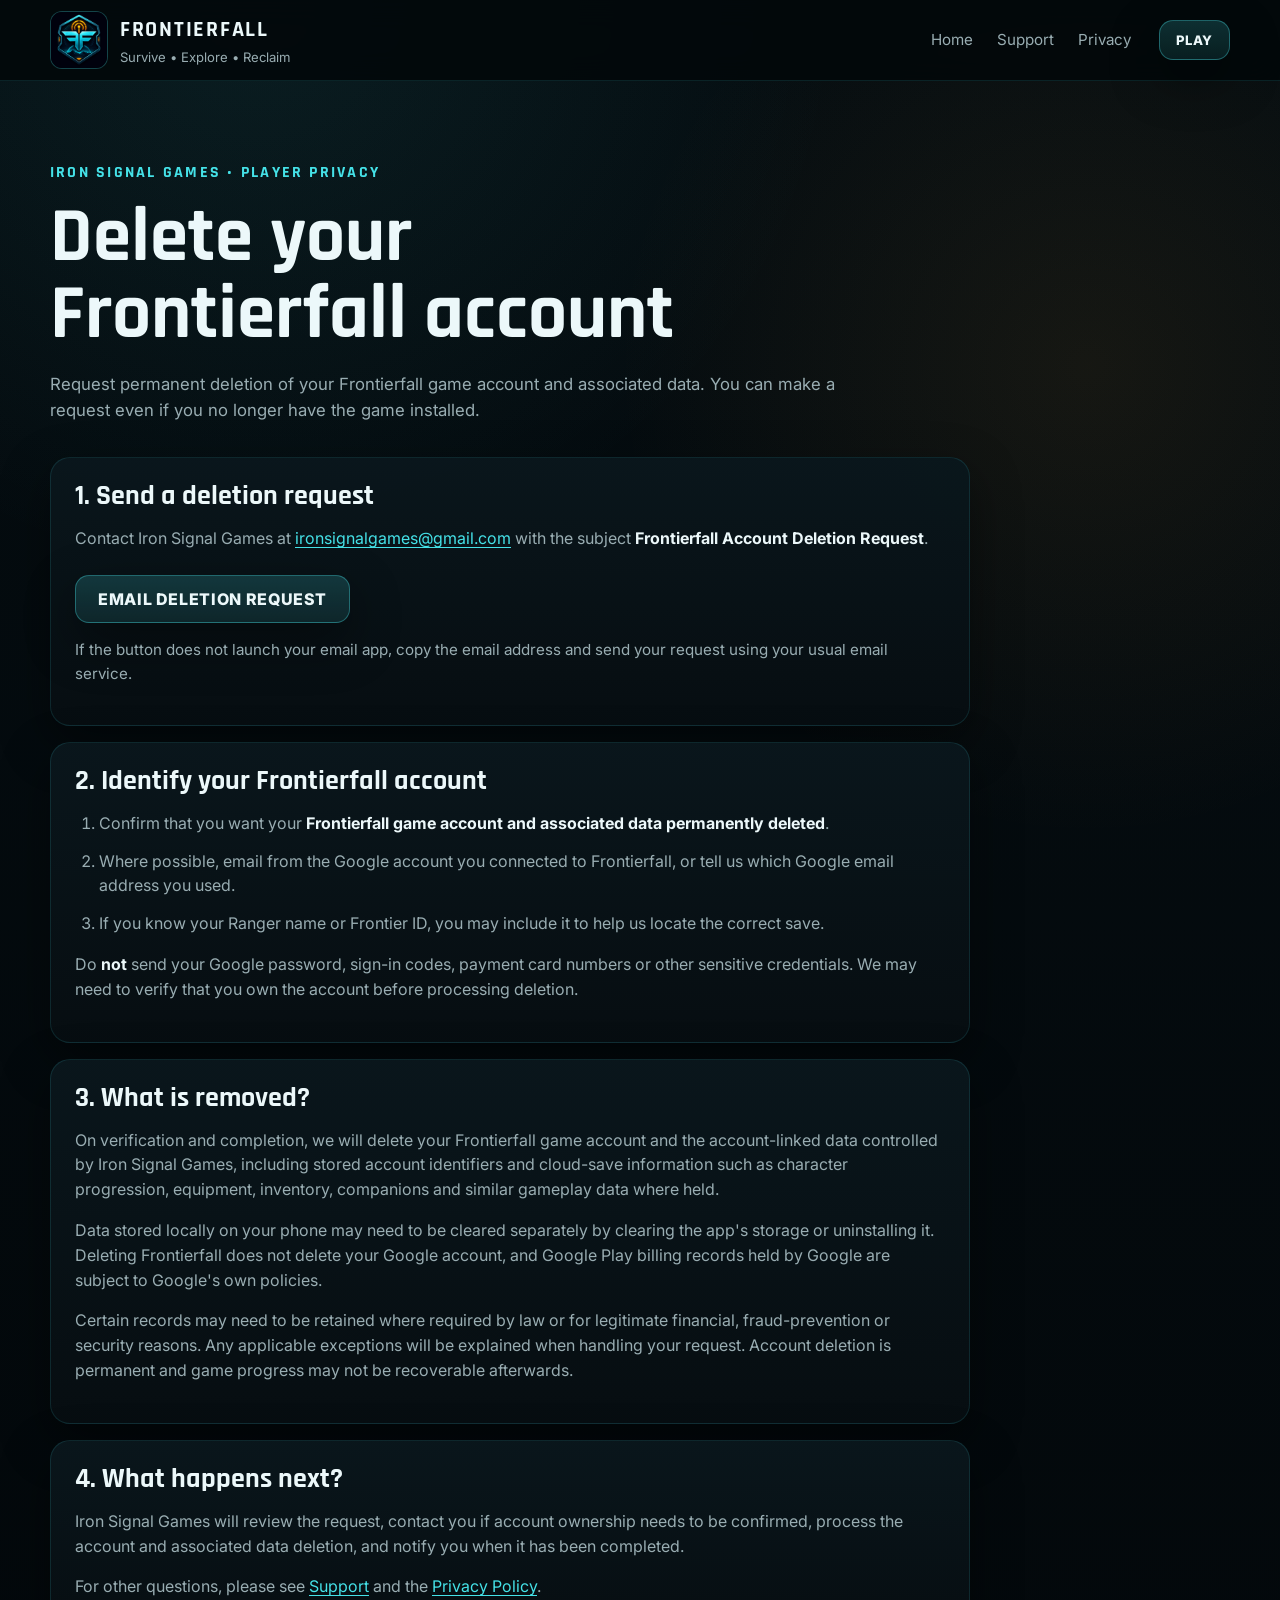
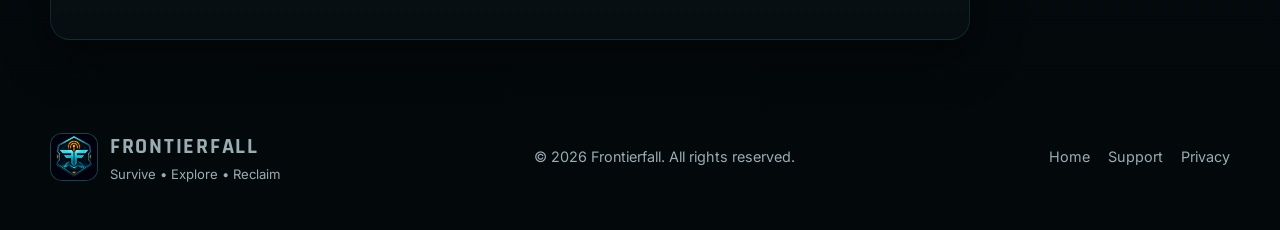
<file: account-deletion.html>
<!DOCTYPE html>
<html lang="en">
<head>
  <meta charset="UTF-8">
  <meta name="viewport" content="width=device-width, initial-scale=1">
  <meta name="theme-color" content="#061116">
  <meta name="description" content="Request deletion of your Frontierfall game account and associated data from Iron Signal Games.">
  <meta name="robots" content="index, follow">
  <meta property="og:type" content="website">
  <meta property="og:site_name" content="Frontierfall">
  <meta property="og:title" content="Frontierfall Account &amp; Data Deletion">
  <meta property="og:description" content="Request deletion of your Frontierfall game account and associated game data.">
  <meta property="og:url" content="https://ironsignallgames-commits.github.io/Frontierfall/account-deletion.html">
  <title>Account &amp; Data Deletion | Frontierfall</title>
  <link rel="canonical" href="https://ironsignallgames-commits.github.io/Frontierfall/account-deletion.html">
  <link rel="icon" type="image/png" href="favicon.png">
  <link rel="stylesheet" href="style.css">
  <style>
    .deletion-actions {display:flex;flex-wrap:wrap;gap:14px;margin:24px 0 12px}
    .deletion-link {color:var(--cyan);text-decoration:underline;text-underline-offset:3px;overflow-wrap:anywhere}
    .deletion-steps {padding-left:1.5rem}
    .deletion-steps li {margin-bottom:13px}
    .deletion-steps strong,.policy-section strong {color:var(--text)}
    .deletion-note {font-size:.95rem}
    @media(max-width:640px){.deletion-actions .button{width:100%;text-align:center}}
  </style>
</head>
<body>
  <header class="site-header">
    <a class="brand" href="index.html" aria-label="Frontierfall home">
      <img src="logo.png" alt="Frontierfall logo" class="brand-logo">
      <div class="brand-text"><strong>FRONTIERFALL</strong><span>Survive • Explore • Reclaim</span></div>
    </a>
    <nav><a href="index.html">Home</a><a href="support.html">Support</a><a href="privacy.html">Privacy</a></nav>
    <a class="button button-small" href="index.html#play">Play</a>
  </header>
  <main class="info-page shell">
    <div class="info-hero">
      <span class="eyebrow">IRON SIGNAL GAMES • PLAYER PRIVACY</span>
      <h1>Delete your Frontierfall account</h1>
      <p>Request permanent deletion of your Frontierfall game account and associated data. You can make a request even if you no longer have the game installed.</p>
    </div>
    <div class="policy-stack">
      <section class="policy-section">
        <h2>1. Send a deletion request</h2>
        <p>Contact Iron Signal Games at <a class="deletion-link" href="mailto:ironsignalgames@gmail.com?subject=Frontierfall%20Account%20Deletion%20Request">ironsignalgames@gmail.com</a> with the subject <strong>Frontierfall Account Deletion Request</strong>.</p>
        <div class="deletion-actions">
          <a class="button" href="mailto:ironsignalgames@gmail.com?subject=Frontierfall%20Account%20Deletion%20Request">Email deletion request</a>
        </div>
        <p class="deletion-note">If the button does not launch your email app, copy the email address and send your request using your usual email service.</p>
      </section>
      <section class="policy-section">
        <h2>2. Identify your Frontierfall account</h2>
        <ol class="deletion-steps">
          <li>Confirm that you want your <strong>Frontierfall game account and associated data permanently deleted</strong>.</li>
          <li>Where possible, email from the Google account you connected to Frontierfall, or tell us which Google email address you used.</li>
          <li>If you know your Ranger name or Frontier ID, you may include it to help us locate the correct save.</li>
        </ol>
        <p>Do <strong>not</strong> send your Google password, sign-in codes, payment card numbers or other sensitive credentials. We may need to verify that you own the account before processing deletion.</p>
      </section>
      <section class="policy-section">
        <h2>3. What is removed?</h2>
        <p>On verification and completion, we will delete your Frontierfall game account and the account-linked data controlled by Iron Signal Games, including stored account identifiers and cloud-save information such as character progression, equipment, inventory, companions and similar gameplay data where held.</p>
        <p>Data stored locally on your phone may need to be cleared separately by clearing the app's storage or uninstalling it. Deleting Frontierfall does not delete your Google account, and Google Play billing records held by Google are subject to Google's own policies.</p>
        <p>Certain records may need to be retained where required by law or for legitimate financial, fraud-prevention or security reasons. Any applicable exceptions will be explained when handling your request. Account deletion is permanent and game progress may not be recoverable afterwards.</p>
      </section>
      <section class="policy-section">
        <h2>4. What happens next?</h2>
        <p>Iron Signal Games will review the request, contact you if account ownership needs to be confirmed, process the account and associated data deletion, and notify you when it has been completed.</p>
        <p>For other questions, please see <a class="deletion-link" href="support.html">Support</a> and the <a class="deletion-link" href="privacy.html">Privacy Policy</a>.</p>
      </section>
    </div>
  </main>
  <footer class="shell footer">
    <a class="brand footer-brand" href="index.html">
      <img src="logo.png" alt="Frontierfall logo" class="brand-logo footer-logo">
      <div class="brand-text"><strong>FRONTIERFALL</strong><span>Survive • Explore • Reclaim</span></div>
    </a>
    <p>© <span id="year"></span> Frontierfall. All rights reserved.</p>
    <div class="footer-links">
      <a href="index.html">Home</a>
      <a href="support.html">Support</a>
      <a href="privacy.html">Privacy</a>
    </div>
  </footer>
  <script>document.getElementById("year").textContent = new Date().getFullYear();</script>
</body>
</html>
</file>
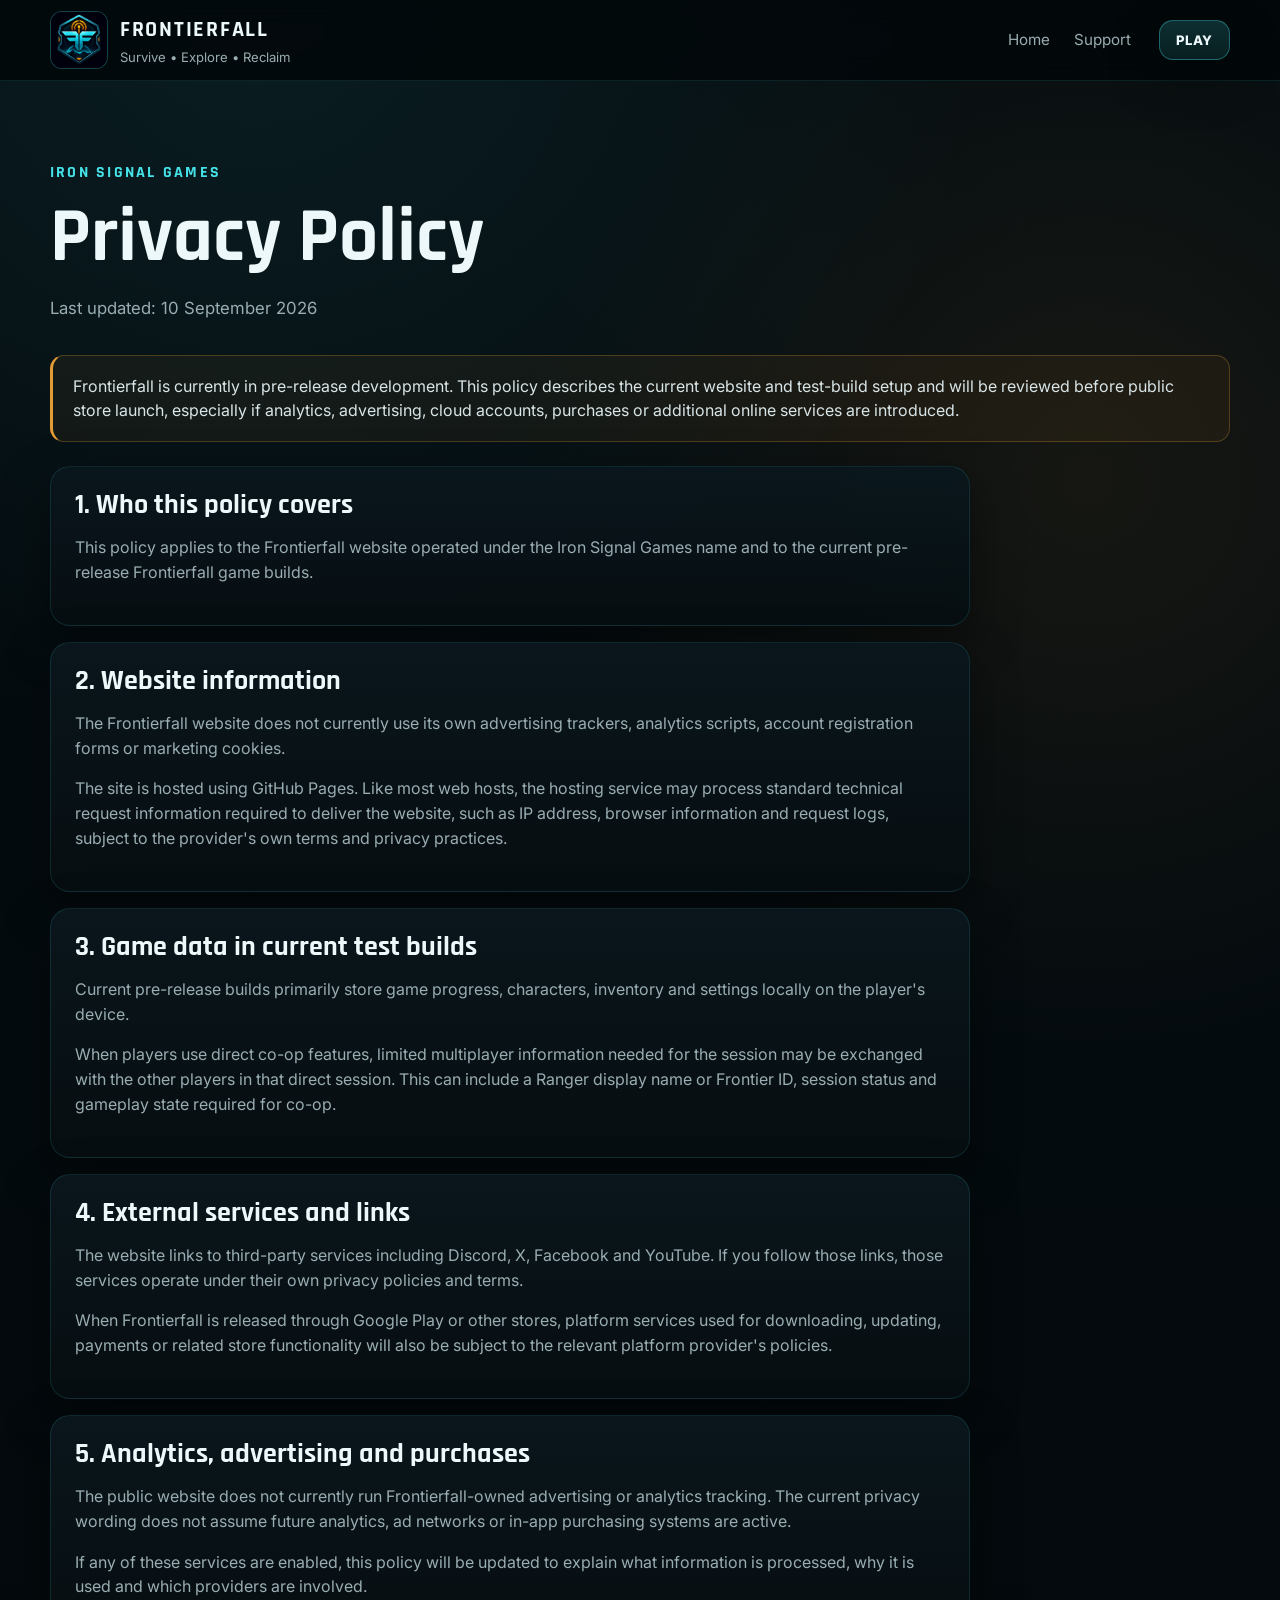
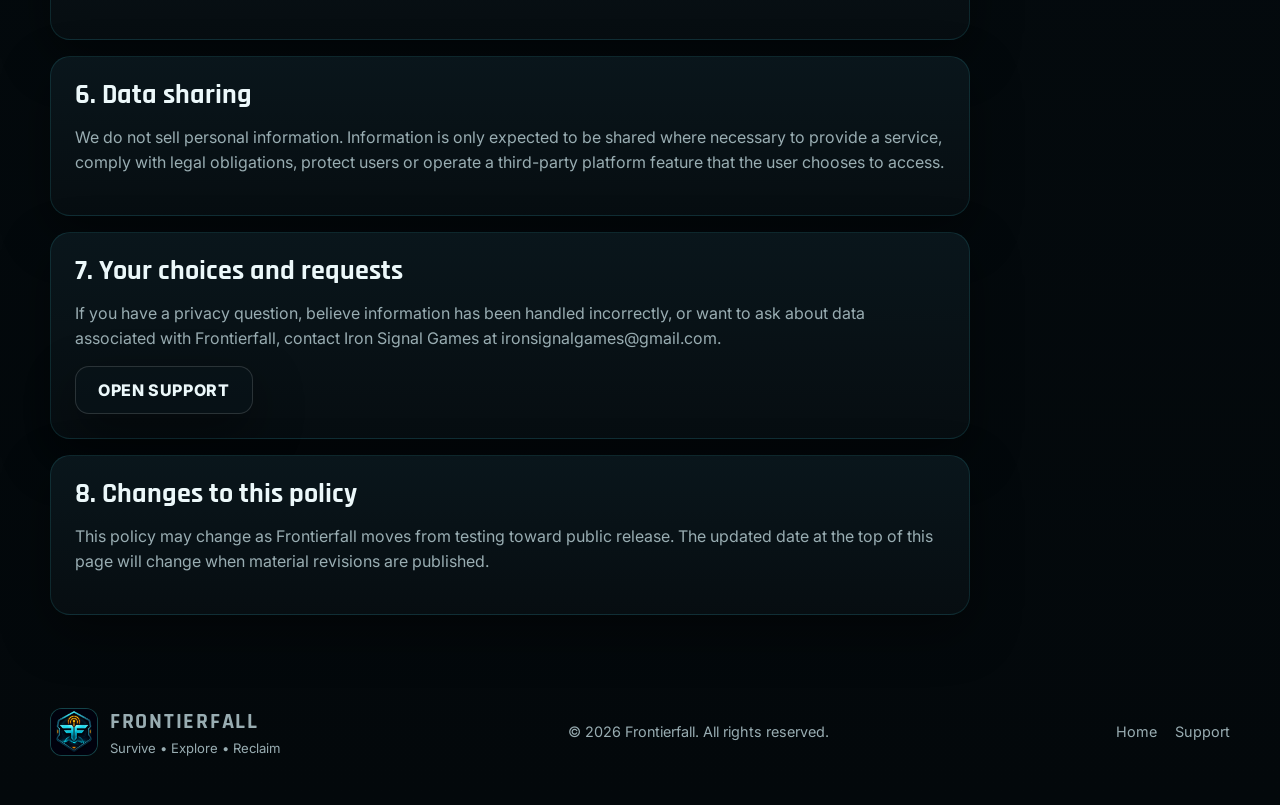
<file: privacy.html>
<!DOCTYPE html>
<html lang="en">
<head>
  <meta charset="UTF-8" />
  <meta name="viewport" content="width=device-width, initial-scale=1.0" />
  <meta name="description" content="Frontierfall privacy policy." />
  <meta name="theme-color" content="#061116" />
  <meta name="robots" content="index, follow" />
  <meta property="og:type" content="website" />
  <meta property="og:site_name" content="Frontierfall" />
  <meta property="og:title" content="Frontierfall Privacy Policy" />
  <meta property="og:description" content="Privacy information for the Frontierfall website and current pre-release game." />
  <meta property="og:url" content="https://ironsignallgames-commits.github.io/Frontierfall/privacy.html" />
  <meta property="og:image" content="https://ironsignallgames-commits.github.io/Frontierfall/banner.png" />
  <meta name="twitter:card" content="summary_large_image" />
  <meta name="twitter:image" content="https://ironsignallgames-commits.github.io/Frontierfall/banner.png" />
  <title>Privacy Policy | Frontierfall</title>
  <link rel="canonical" href="https://ironsignallgames-commits.github.io/Frontierfall/privacy.html" />
  <link rel="icon" type="image/png" href="favicon.png" />
  <link rel="stylesheet" href="style.css" />
</head>
<body>
  <header class="site-header">
    <a class="brand" href="index.html" aria-label="Frontierfall home">
      <img src="logo.png" alt="Frontierfall FF radar crest" class="brand-logo" />
      <div class="brand-text">
        <strong>FRONTIERFALL</strong>
        <span>Survive • Explore • Reclaim</span>
      </div>
    </a>
    <nav>
      <a href="index.html">Home</a>
      <a href="support.html">Support</a>
    </nav>
    <a class="button button-small" href="index.html#play">Play</a>
  </header>

  <main class="info-page shell">
    <div class="info-hero">
      <span class="eyebrow">IRON SIGNAL GAMES</span>
      <h1>Privacy Policy</h1>
      <p>Last updated: 10 September 2026</p>
    </div>

    <div class="info-note">
      Frontierfall is currently in pre-release development. This policy describes the current website and test-build setup and will be reviewed before public store launch, especially if analytics, advertising, cloud accounts, purchases or additional online services are introduced.
    </div>

    <div class="policy-stack">
      <section class="policy-section">
        <h2>1. Who this policy covers</h2>
        <p>This policy applies to the Frontierfall website operated under the Iron Signal Games name and to the current pre-release Frontierfall game builds.</p>
      </section>

      <section class="policy-section">
        <h2>2. Website information</h2>
        <p>The Frontierfall website does not currently use its own advertising trackers, analytics scripts, account registration forms or marketing cookies.</p>
        <p>The site is hosted using GitHub Pages. Like most web hosts, the hosting service may process standard technical request information required to deliver the website, such as IP address, browser information and request logs, subject to the provider's own terms and privacy practices.</p>
      </section>

      <section class="policy-section">
        <h2>3. Game data in current test builds</h2>
        <p>Current pre-release builds primarily store game progress, characters, inventory and settings locally on the player's device.</p>
        <p>When players use direct co-op features, limited multiplayer information needed for the session may be exchanged with the other players in that direct session. This can include a Ranger display name or Frontier ID, session status and gameplay state required for co-op.</p>
      </section>

      <section class="policy-section">
        <h2>4. External services and links</h2>
        <p>The website links to third-party services including Discord, X, Facebook and YouTube. If you follow those links, those services operate under their own privacy policies and terms.</p>
        <p>When Frontierfall is released through Google Play or other stores, platform services used for downloading, updating, payments or related store functionality will also be subject to the relevant platform provider's policies.</p>
      </section>

      <section class="policy-section">
        <h2>5. Analytics, advertising and purchases</h2>
        <p>The public website does not currently run Frontierfall-owned advertising or analytics tracking. The current privacy wording does not assume future analytics, ad networks or in-app purchasing systems are active.</p>
        <p>If any of these services are enabled, this policy will be updated to explain what information is processed, why it is used and which providers are involved.</p>
      </section>

      <section class="policy-section">
        <h2>6. Data sharing</h2>
        <p>We do not sell personal information. Information is only expected to be shared where necessary to provide a service, comply with legal obligations, protect users or operate a third-party platform feature that the user chooses to access.</p>
      </section>

      <section class="policy-section">
        <h2>7. Your choices and requests</h2>
        <p>If you have a privacy question, believe information has been handled incorrectly, or want to ask about data associated with Frontierfall, contact Iron Signal Games at <a href="mailto:ironsignalgames@gmail.com">ironsignalgames@gmail.com</a>.</p>
        <a class="button button-secondary" href="support.html">Open Support</a>
      </section>

      <section class="policy-section">
        <h2>8. Changes to this policy</h2>
        <p>This policy may change as Frontierfall moves from testing toward public release. The updated date at the top of this page will change when material revisions are published.</p>
      </section>
    </div>
  </main>

  <footer class="shell footer">
    <a class="brand footer-brand" href="index.html">
      <img src="logo.png" alt="Frontierfall logo" class="brand-logo footer-logo" />
      <div class="brand-text">
        <strong>FRONTIERFALL</strong>
        <span>Survive • Explore • Reclaim</span>
      </div>
    </a>
    <p>© <span id="year"></span> Frontierfall. All rights reserved.</p>
    <div class="footer-links">
      <a href="index.html">Home</a>
      <a href="support.html">Support</a>
    </div>
  </footer>

  <script>document.getElementById("year").textContent = new Date().getFullYear();</script>
</body>
</html>
</file>
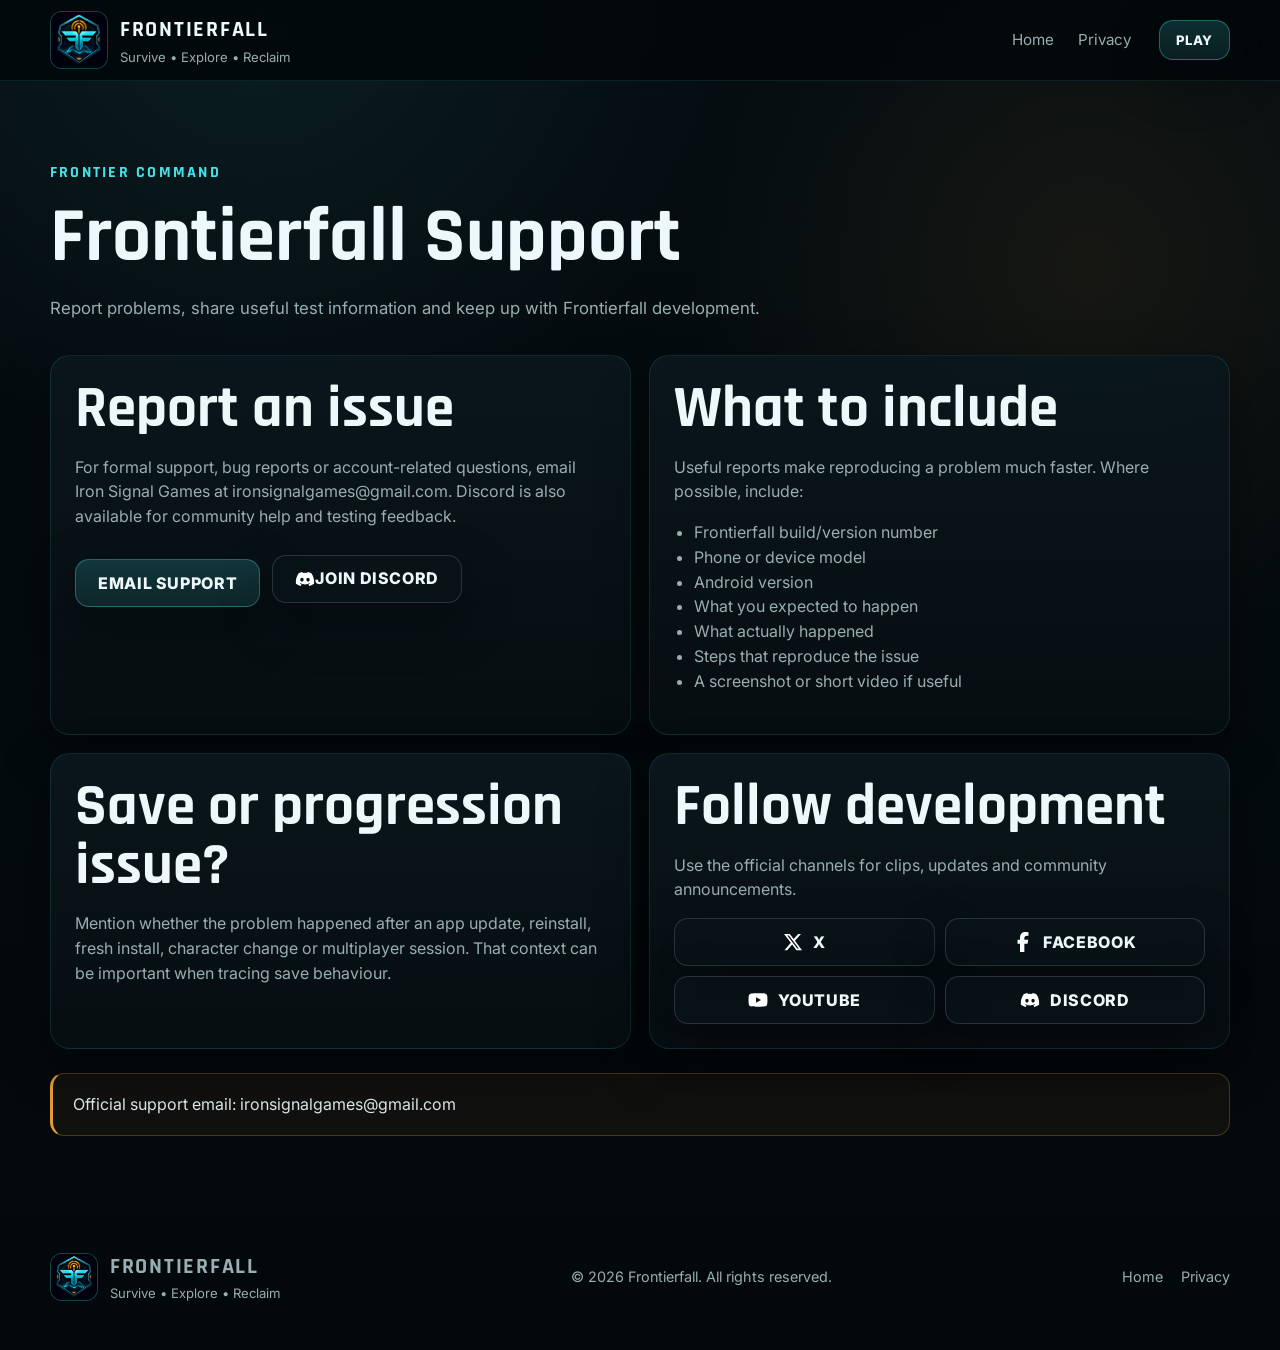
<file: support.html>
<!DOCTYPE html>
<html lang="en">
<head>
  <meta charset="UTF-8" />
  <meta name="viewport" content="width=device-width, initial-scale=1.0" />
  <meta name="description" content="Frontierfall support, bug reporting and community links." />
  <meta name="theme-color" content="#061116" />
  <meta name="robots" content="index, follow" />
  <meta property="og:type" content="website" />
  <meta property="og:site_name" content="Frontierfall" />
  <meta property="og:title" content="Frontierfall Support" />
  <meta property="og:description" content="Report issues, find community links and get help with Frontierfall." />
  <meta property="og:url" content="https://ironsignallgames-commits.github.io/Frontierfall/support.html" />
  <meta property="og:image" content="https://ironsignallgames-commits.github.io/Frontierfall/banner.png" />
  <meta name="twitter:card" content="summary_large_image" />
  <meta name="twitter:image" content="https://ironsignallgames-commits.github.io/Frontierfall/banner.png" />
  <title>Support | Frontierfall</title>
  <link rel="canonical" href="https://ironsignallgames-commits.github.io/Frontierfall/support.html" />
  <link rel="icon" type="image/png" href="favicon.png" />
  <link rel="stylesheet" href="style.css" />
</head>
<body>
  <header class="site-header">
    <a class="brand" href="index.html" aria-label="Frontierfall home">
      <img src="logo.png" alt="Frontierfall FF radar crest" class="brand-logo" />
      <div class="brand-text">
        <strong>FRONTIERFALL</strong>
        <span>Survive • Explore • Reclaim</span>
      </div>
    </a>
    <nav>
      <a href="index.html">Home</a>
      <a href="privacy.html">Privacy</a>
    </nav>
    <a class="button button-small" href="index.html#play">Play</a>
  </header>

  <main class="info-page shell">
    <div class="info-hero">
      <span class="eyebrow">FRONTIER COMMAND</span>
      <h1>Frontierfall Support</h1>
      <p>Report problems, share useful test information and keep up with Frontierfall development.</p>
    </div>

    <div class="info-grid">
      <section class="info-card">
        <h2>Report an issue</h2>
        <p>For formal support, bug reports or account-related questions, email Iron Signal Games at <a href="mailto:ironsignalgames@gmail.com">ironsignalgames@gmail.com</a>. Discord is also available for community help and testing feedback.</p>
        <a class="button" href="mailto:ironsignalgames@gmail.com">Email Support</a>
        <a class="button button-secondary" href="https://discord.gg/D3VPy8FqA" target="_blank" rel="noopener noreferrer" style="margin-left:8px;">
          <img src="icon-discord.svg" alt="" class="social-icon" aria-hidden="true">
          <span>Join Discord</span>
        </a>
      </section>

      <section class="info-card">
        <h2>What to include</h2>
        <p>Useful reports make reproducing a problem much faster. Where possible, include:</p>
        <ul class="support-checklist">
          <li>Frontierfall build/version number</li>
          <li>Phone or device model</li>
          <li>Android version</li>
          <li>What you expected to happen</li>
          <li>What actually happened</li>
          <li>Steps that reproduce the issue</li>
          <li>A screenshot or short video if useful</li>
        </ul>
      </section>

      <section class="info-card">
        <h2>Save or progression issue?</h2>
        <p>Mention whether the problem happened after an app update, reinstall, fresh install, character change or multiplayer session. That context can be important when tracing save behaviour.</p>
      </section>

      <section class="info-card">
        <h2>Follow development</h2>
        <p>Use the official channels for clips, updates and community announcements.</p>
        <div class="page-socials">
          <a class="button button-secondary social-button" href="https://x.com/frontierfall" target="_blank" rel="noopener noreferrer">
            <img src="icon-x.svg" alt="" class="social-icon" aria-hidden="true"><span>X</span>
          </a>
          <a class="button button-secondary social-button" href="https://www.facebook.com/share/1DxeGmQL9s/" target="_blank" rel="noopener noreferrer">
            <img src="icon-facebook.svg" alt="" class="social-icon" aria-hidden="true"><span>Facebook</span>
          </a>
          <a class="button button-secondary social-button" href="https://www.youtube.com/@IrongSignallGames" target="_blank" rel="noopener noreferrer">
            <img src="icon-youtube.svg" alt="" class="social-icon" aria-hidden="true"><span>YouTube</span>
          </a>
          <a class="button button-secondary social-button" href="https://discord.gg/e5gqtqHmHY" target="_blank" rel="noopener noreferrer">
            <img src="icon-discord.svg" alt="" class="social-icon" aria-hidden="true"><span>Discord</span>
          </a>
        </div>
      </section>
    </div>

    <div class="info-note">
      Official support email: <a href="mailto:ironsignalgames@gmail.com">ironsignalgames@gmail.com</a>
    </div>
  </main>

  <footer class="shell footer">
    <a class="brand footer-brand" href="index.html">
      <img src="logo.png" alt="Frontierfall logo" class="brand-logo footer-logo" />
      <div class="brand-text">
        <strong>FRONTIERFALL</strong>
        <span>Survive • Explore • Reclaim</span>
      </div>
    </a>
    <p>© <span id="year"></span> Frontierfall. All rights reserved.</p>
    <div class="footer-links">
      <a href="index.html">Home</a>
      <a href="privacy.html">Privacy</a>
    </div>
  </footer>

  <script>document.getElementById("year").textContent = new Date().getFullYear();</script>
</body>
</html>
</file>
<file: style.css>
@import url("https://fonts.googleapis.com/css2?family=Inter:wght@400;500;600;700;800&family=Rajdhani:wght@600;700&display=swap");

:root {
  --bg: #03080b;
  --panel: #081319;
  --panel-2: #0b171d;
  --line: #17313a;
  --text: #ecf8fa;
  --muted: #99adb2;
  --cyan: #45e2e8;
  --gold: #e39b35;
  --purple: #b85cff;
  --shadow: 0 18px 50px rgba(0,0,0,.42);
  --max: 1180px;
}

* { box-sizing: border-box; }
html { scroll-behavior: smooth; }
body {
  margin: 0;
  background:
    radial-gradient(circle at 20% 0%, rgba(69,226,232,.08), transparent 28%),
    radial-gradient(circle at 85% 20%, rgba(227,155,53,.08), transparent 26%),
    linear-gradient(180deg, #050d11 0%, #03080b 100%);
  color: var(--text);
  font-family: Inter, Arial, sans-serif;
  line-height: 1.55;
}
body.lightbox-open { overflow: hidden; }
a { color: inherit; text-decoration: none; }
img { display: block; max-width: 100%; }
button { font: inherit; }
.shell { width: min(var(--max), calc(100% - 40px)); margin: 0 auto; }

.site-header {
  position: sticky; top: 0; z-index: 50;
  display: flex; align-items: center; gap: 28px;
  padding: 11px max(20px, calc((100vw - var(--max))/2));
  background: rgba(3, 8, 11, .9);
  border-bottom: 1px solid rgba(69,226,232,.12);
  backdrop-filter: blur(14px);
}
.brand { display: inline-flex; align-items: center; gap: 12px; min-width: 0; }
.brand-logo {
  width: 58px; height: 58px; object-fit: contain; border-radius: 12px;
  background: #02070b; border: 1px solid rgba(69,226,232,.28);
  box-shadow: inset 0 0 0 1px rgba(255,255,255,.04);
}
.brand-text { display: flex; flex-direction: column; }
.brand-text strong { font-family: Rajdhani, sans-serif; font-size: 1.35rem; letter-spacing: .08em; }
.brand-text span { color: var(--muted); font-size: .82rem; }
nav { margin-left: auto; display: flex; gap: 24px; }
nav a { color: var(--muted); font-size: .95rem; }
nav a:hover { color: var(--cyan); }

.button {
  display: inline-flex; align-items: center; justify-content: center;
  min-height: 48px; padding: 0 22px; border-radius: 14px;
  font-weight: 800; letter-spacing: .04em; text-transform: uppercase;
  border: 1px solid rgba(69,226,232,.35);
  background: linear-gradient(180deg, rgba(69,226,232,.18), rgba(69,226,232,.1));
  color: var(--text); box-shadow: var(--shadow);
  transition: transform .16s ease, border-color .16s ease, background .16s ease;
}
.button:hover { transform: translateY(-1px); border-color: rgba(69,226,232,.7); }
.button-small { min-height: 40px; padding: 0 16px; font-size: .82rem; }
.button-secondary { background: rgba(8,19,25,.75); border-color: rgba(255,255,255,.14); }

/* Banner is intentionally kept free of overlaid website text: the artwork already contains branding. */
.hero-banner {
  width: 100%; background: #02070b; border-bottom: 1px solid rgba(69,226,232,.12);
  overflow: hidden;
}
.hero-banner img {
  width: 100%; height: auto; aspect-ratio: 3 / 1; object-fit: contain; object-position: center;
}
.hero-intro {
  display: grid; grid-template-columns: minmax(0, 1.15fr) minmax(320px, .85fr);
  gap: 46px; align-items: end; padding: 48px 0 10px;
}
.hero-intro-copy p { max-width: 670px; color: #d6e2e6; font-size: 1.08rem; margin-bottom: 0; }
.hero-intro-actions { padding-bottom: 6px; }
.eyebrow {
  display: inline-block; margin-bottom: 14px;
  color: var(--cyan); font-family: Rajdhani, sans-serif; font-weight: 700; letter-spacing: .14em;
}
h1, h2, h3 { font-family: Rajdhani, sans-serif; line-height: 1; margin: 0; }
h1 { font-size: clamp(3rem, 6vw, 5rem); max-width: 720px; margin-bottom: 18px; }
h2 { font-size: clamp(2.2rem, 4.6vw, 4rem); margin-bottom: 14px; }
h3 { font-size: 1.65rem; margin-bottom: 10px; }
.hero-actions { display: flex; gap: 14px; flex-wrap: wrap; margin: 0 0 22px; }
.hero-meta { display: flex; flex-wrap: wrap; gap: 12px 18px; color: var(--muted); font-size: .9rem; }

.stat-strip {
  margin: 30px auto 0; display: grid; grid-template-columns: repeat(4, 1fr);
  border: 1px solid rgba(69,226,232,.12); border-radius: 22px; overflow: hidden;
  background: linear-gradient(180deg, rgba(8,19,25,.88), rgba(5,12,15,.92));
  box-shadow: var(--shadow);
}
.stat-strip div { padding: 24px; text-align: center; border-right: 1px solid rgba(69,226,232,.08); }
.stat-strip div:last-child { border-right: 0; }
.stat-strip strong { display: block; color: var(--cyan); font-family: Rajdhani, sans-serif; font-size: 2rem; }
.stat-strip span { color: var(--muted); font-size: .82rem; text-transform: uppercase; letter-spacing: .08em; }

.section { padding: 92px 0 0; }
.section-heading { max-width: 760px; margin-bottom: 34px; }
.section-heading p { color: var(--muted); }
.feature-grid { display: grid; grid-template-columns: repeat(3, 1fr); gap: 18px; }
.feature-card {
  padding: 28px; border-radius: 22px;
  background: linear-gradient(180deg, rgba(10,23,29,.95), rgba(7,14,18,.95));
  border: 1px solid rgba(69,226,232,.12); box-shadow: var(--shadow);
}
.feature-card .icon { font-size: 1.8rem; margin-bottom: 18px; color: var(--cyan); }
.feature-card p { color: var(--muted); margin: 0; }
.feature-card.accent-gold .icon { color: var(--gold); }
.feature-card.accent-purple .icon { color: var(--purple); }

.spotlight { display: grid; grid-template-columns: 1.05fr .95fr; gap: 28px; align-items: center; }
.spotlight-card, .gallery-card, .world-card {
  border-radius: 24px; overflow: hidden; background: var(--panel);
  border: 1px solid rgba(69,226,232,.12); box-shadow: var(--shadow);
}
.spotlight-copy p, .spotlight-copy ul, .world-copy p, .gallery-copy p, .community-section p, .play-section p { color: var(--muted); }
.spotlight-copy ul { padding-left: 18px; }

.image-panel { background: #02070b; }
.image-button {
  position: relative; display: block; width: 100%; padding: 0; border: 0; margin: 0;
  background: #02070b; color: inherit; cursor: zoom-in; overflow: hidden;
}
.fit-image {
  width: 100%; height: auto; aspect-ratio: 1536 / 708;
  object-fit: contain; object-position: center; background: #02070b;
}
.image-button::after {
  content: ""; position: absolute; inset: 0; border: 1px solid transparent;
  transition: border-color .16s ease, background .16s ease; pointer-events: none;
}
.image-button:hover::after { border-color: rgba(69,226,232,.48); background: rgba(69,226,232,.025); }
.zoom-badge {
  position: absolute; right: 12px; bottom: 12px; padding: 7px 10px; border-radius: 10px;
  color: #dffcff; background: rgba(2,8,11,.84); border: 1px solid rgba(69,226,232,.38);
  font-size: .76rem; font-weight: 700; letter-spacing: .03em; opacity: .86;
}

.world-grid { display: grid; grid-template-columns: repeat(2, minmax(0, 1fr)); gap: 18px; }
.world-copy, .gallery-copy { padding: 18px 20px 22px; }

.gallery-grid {
  display: grid; grid-template-columns: repeat(3, minmax(0, 1fr));
  gap: 18px; align-items: stretch;
}
.gallery-card { display: flex; flex-direction: column; height: 100%; }
.gallery-copy { flex: 1; }

.community-section { text-align: center; padding: 92px 0 0; }
.social-actions {
  max-width: 760px; margin: 28px auto 0;
  display: grid; grid-template-columns: repeat(4, minmax(0, 1fr)); gap: 12px;
}
.social-button {
  min-width: 0;
  width: 100%;
  display: inline-flex;
  align-items: center;
  justify-content: center;
  gap: 10px;
}
.social-icon {
  width: 20px;
  height: 20px;
  flex: 0 0 20px;
  object-fit: contain;
}

.play-section {
  margin: 92px auto 80px; padding: 34px; display: flex; justify-content: space-between; align-items: center; gap: 22px;
  border-radius: 26px; border: 1px solid rgba(69,226,232,.18);
  background: linear-gradient(180deg, rgba(8,19,25,.95), rgba(5,12,15,.95)); box-shadow: var(--shadow);
}
.play-store {
  display: flex; align-items: center; gap: 14px; padding: 12px 18px; min-width: 220px;
  border: 1px solid rgba(255,255,255,.18); border-radius: 16px; background: rgba(2,5,6,.66);
}
.play-store .triangle { font-size: 1.9rem; }
.play-store span:last-child { display: flex; flex-direction: column; line-height: 1.1; }
.play-store small { font-size: .62rem; color: var(--muted); }
.play-store strong { font-size: 1.4rem; }

.footer {
  padding: 0 0 46px; display: flex; align-items: center; justify-content: space-between; gap: 24px;
  color: var(--muted); font-size: .9rem;
}
.footer-logo { width: 48px; height: 48px; }

.lightbox {
  position: fixed; inset: 0; z-index: 1000; display: none; align-items: center; justify-content: center;
  padding: 24px; background: rgba(0,0,0,.92); backdrop-filter: blur(7px);
}
.lightbox.open { display: flex; }
.lightbox-content { margin: 0; width: min(96vw, 1800px); max-height: 92vh; display: flex; flex-direction: column; gap: 10px; align-items: center; }
.lightbox-content img {
  width: auto; height: auto; max-width: 96vw; max-height: 84vh; object-fit: contain;
  border-radius: 10px; border: 1px solid rgba(69,226,232,.3); box-shadow: 0 30px 100px rgba(0,0,0,.7);
}
.lightbox-content figcaption { color: #d9eef1; font-size: .95rem; }
.lightbox-close {
  position: fixed; top: 18px; right: 22px; z-index: 1001;
  width: 48px; height: 48px; border-radius: 50%; cursor: pointer;
  border: 1px solid rgba(69,226,232,.45); background: rgba(6,17,22,.9); color: #fff;
  font-size: 2rem; line-height: 1;
}

@media (max-width: 980px) {
  nav { display: none; }
  .site-header { padding-inline: 16px; }
  .hero-intro { grid-template-columns: 1fr; gap: 24px; }
  .feature-grid, .world-grid, .gallery-grid, .spotlight { grid-template-columns: 1fr; }
  .social-actions { grid-template-columns: repeat(2, minmax(0, 1fr)); }
  .stat-strip { grid-template-columns: repeat(2, 1fr); }
  .stat-strip div:nth-child(2n) { border-right: 0; }
  .stat-strip div:nth-child(-n+2) { border-bottom: 1px solid rgba(69,226,232,.08); }
  .play-section, .footer { flex-direction: column; align-items: flex-start; }
}

@media (max-width: 640px) {
  .shell { width: min(var(--max), calc(100% - 24px)); }
  .site-header { gap: 10px; }
  .brand-logo { width: 44px; height: 44px; border-radius: 10px; }
  .brand-text strong { font-size: 1.05rem; }
  .brand-text span { display: none; }
  h1 { font-size: 2.7rem; }
  .hero-intro { padding-top: 30px; }
  .hero-intro-copy p { font-size: 1rem; }
  .section, .community-section { padding-top: 72px; }
  .play-section { margin-top: 72px; padding: 24px; }
  .social-actions { grid-template-columns: 1fr; }
  .stat-strip { width: calc(100% - 24px); }
  .lightbox { padding: 12px; }
  .lightbox-content img { max-width: 98vw; max-height: 80vh; }
}


/* Simple information pages: Support + Privacy */
.info-page {
  padding: 78px 0 90px;
}
.info-hero {
  max-width: 820px;
  margin-bottom: 34px;
}
.info-hero p {
  color: var(--muted);
  font-size: 1.05rem;
}
.info-note {
  margin: 24px 0;
  padding: 18px 20px;
  border: 1px solid rgba(227,155,53,.28);
  border-left: 3px solid var(--gold);
  border-radius: 14px;
  background: rgba(227,155,53,.06);
  color: #d9e5e7;
}
.info-grid {
  display: grid;
  grid-template-columns: repeat(2, minmax(0, 1fr));
  gap: 18px;
}
.info-card, .policy-section {
  padding: 24px;
  border-radius: 20px;
  background: linear-gradient(180deg, rgba(10,23,29,.95), rgba(7,14,18,.95));
  border: 1px solid rgba(69,226,232,.12);
  box-shadow: var(--shadow);
}
.info-card p, .policy-section p, .policy-section li {
  color: var(--muted);
}
.info-card .button {
  margin-top: 10px;
}
.policy-stack {
  display: grid;
  gap: 16px;
  max-width: 920px;
}
.policy-section h2 {
  font-size: 1.75rem;
  margin-bottom: 12px;
}
.policy-section ul {
  margin-bottom: 0;
}
.support-checklist {
  padding-left: 20px;
  color: var(--muted);
}
.page-socials {
  display: grid;
  grid-template-columns: repeat(2, minmax(0, 1fr));
  gap: 10px;
  margin-top: 14px;
}
.page-socials .button {
  margin-top: 0;
}
.footer-links {
  display: flex;
  align-items: center;
  gap: 18px;
}
.footer-links a {
  color: var(--muted);
}
.footer-links a:hover {
  color: var(--cyan);
}

@media (max-width: 760px) {
  .info-grid, .page-socials {
    grid-template-columns: 1fr;
  }
  .info-page {
    padding-top: 50px;
  }
  .footer-links {
    flex-wrap: wrap;
  }
}


/* Official merch */
.merch-heading { max-width: 760px; margin-bottom: 28px; }
.merch-feature {
  display: grid; grid-template-columns: minmax(320px, .9fr) minmax(0, 1.1fr);
  gap: 34px; align-items: stretch;
}
.merch-art-wrap, .merch-panel {
  border-radius: 24px; border: 1px solid rgba(69,226,232,.14);
  background: linear-gradient(180deg, rgba(8,19,25,.96), rgba(4,10,14,.98));
  box-shadow: var(--shadow); overflow: hidden;
}
.merch-art-wrap {
  min-height: 560px; display: flex; align-items: flex-end; justify-content: center;
  background:
    radial-gradient(circle at 50% 30%, rgba(69,226,232,.12), transparent 42%),
    linear-gradient(180deg, #081318, #030709);
}
.merch-art {
  display: block; width: min(100%, 620px); height: auto; max-height: 700px; object-fit: contain;
  filter: drop-shadow(0 24px 40px rgba(0,0,0,.55));
}
.merch-panel { padding: 34px; display: flex; flex-direction: column; justify-content: center; }
.merch-panel-top { margin-bottom: 20px; }
.merch-panel-top h3 { font-size: clamp(2rem, 3vw, 3rem); margin: 7px 0 12px; }
.merch-panel-top p { color: var(--muted); margin: 0; }
.merch-kicker {
  color: var(--gold); font-family: Rajdhani, sans-serif; font-weight: 700;
  font-size: .8rem; letter-spacing: .14em;
}
.merch-products { display: grid; gap: 12px; margin-top: 8px; }
.merch-product {
  display: flex; align-items: center; justify-content: space-between; gap: 18px;
  padding: 17px 18px; border-radius: 14px; color: var(--text);
  border: 1px solid rgba(255,255,255,.09); background: rgba(255,255,255,.025);
  transition: transform .16s ease, border-color .16s ease, background .16s ease;
}
.merch-product:hover { transform: translateX(3px); border-color: rgba(69,226,232,.42); background: rgba(69,226,232,.055); }
.merch-product-featured { border-color: rgba(227,155,53,.34); background: rgba(227,155,53,.055); }
.merch-product span { display: flex; flex-direction: column; gap: 3px; }
.merch-product strong { font-family: Rajdhani, sans-serif; font-size: 1.22rem; }
.merch-product small { color: var(--muted); }
.merch-product b { color: var(--cyan); white-space: nowrap; font-family: Rajdhani, sans-serif; }
.merch-product-featured b { color: var(--gold); }
.merch-store-button { align-self: flex-start; margin-top: 22px; }

@media (max-width: 980px) {
  .merch-feature { grid-template-columns: 1fr; }
  .merch-art-wrap { min-height: 0; }
  .merch-art { max-height: 620px; }
}

@media (max-width: 640px) {
  .merch-panel { padding: 22px; }
  .merch-product { align-items: flex-start; }
  .merch-product b { padding-top: 2px; }
}
</file>
